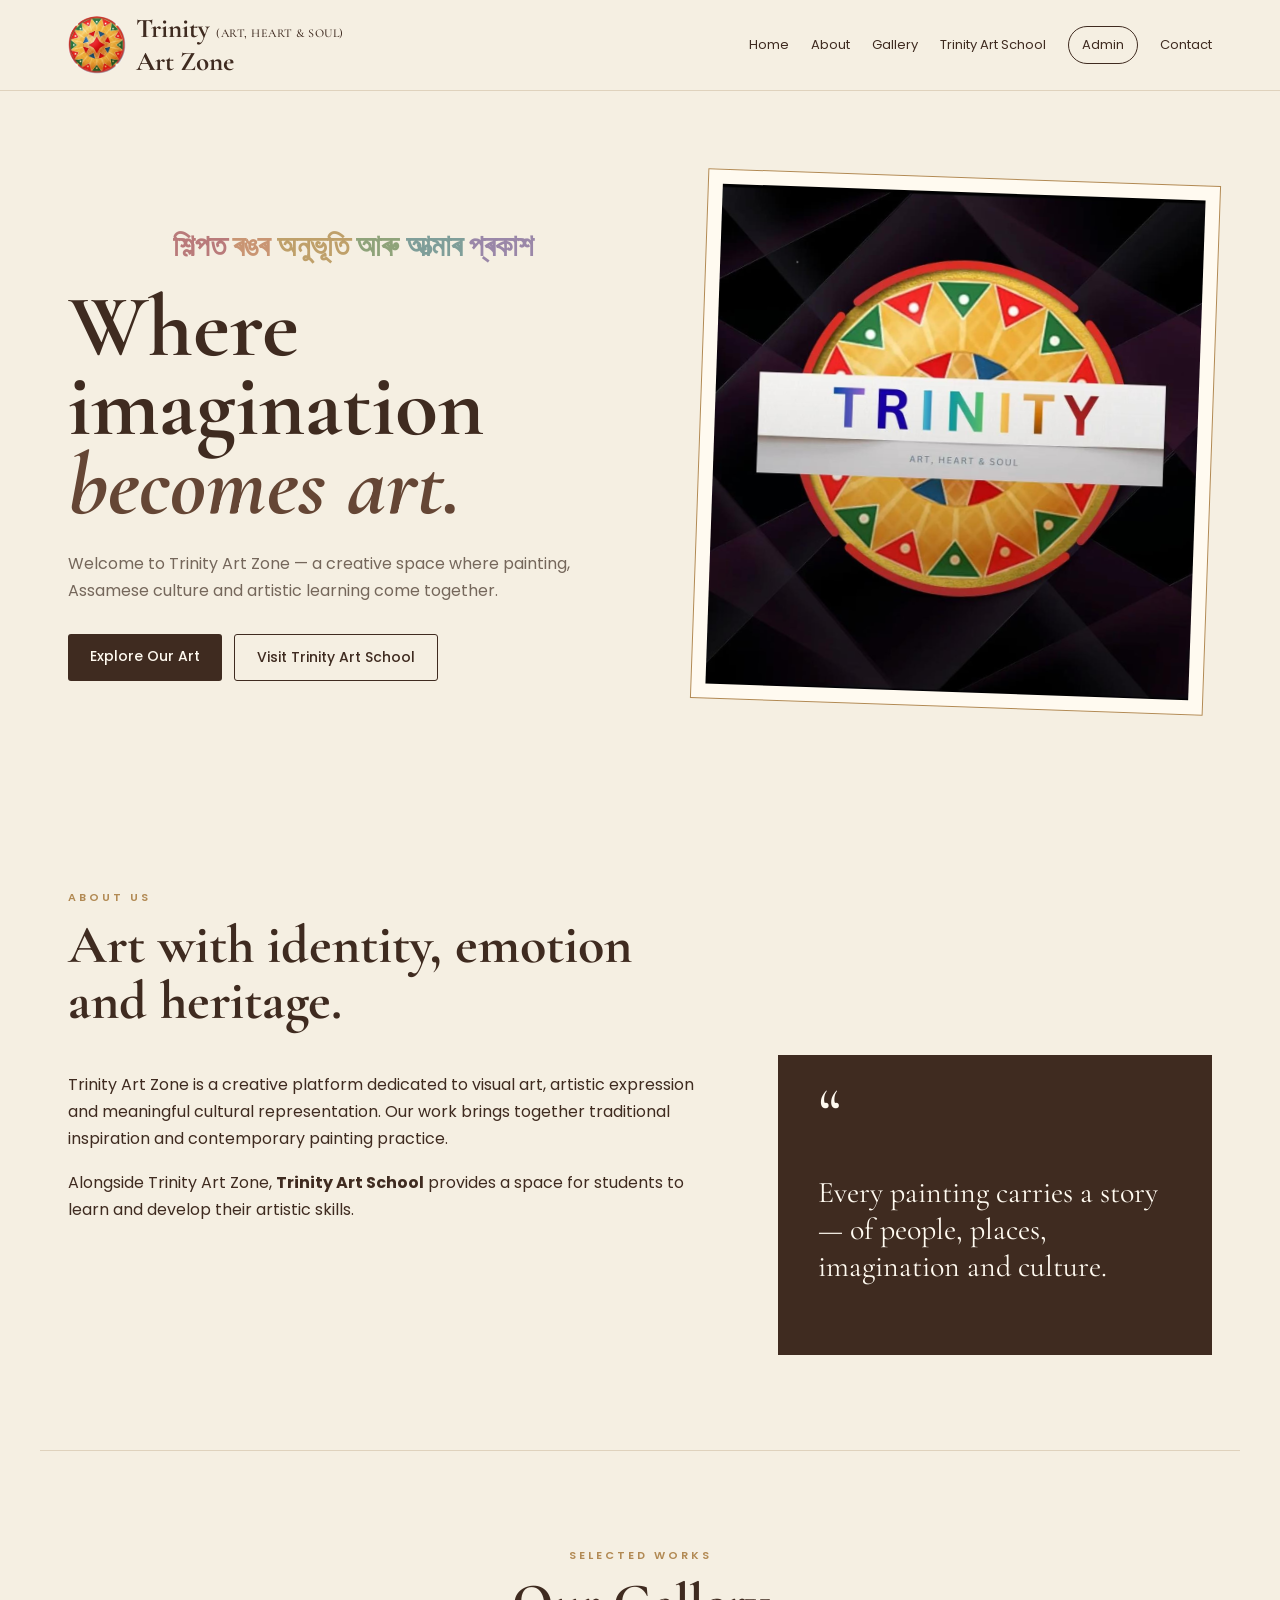
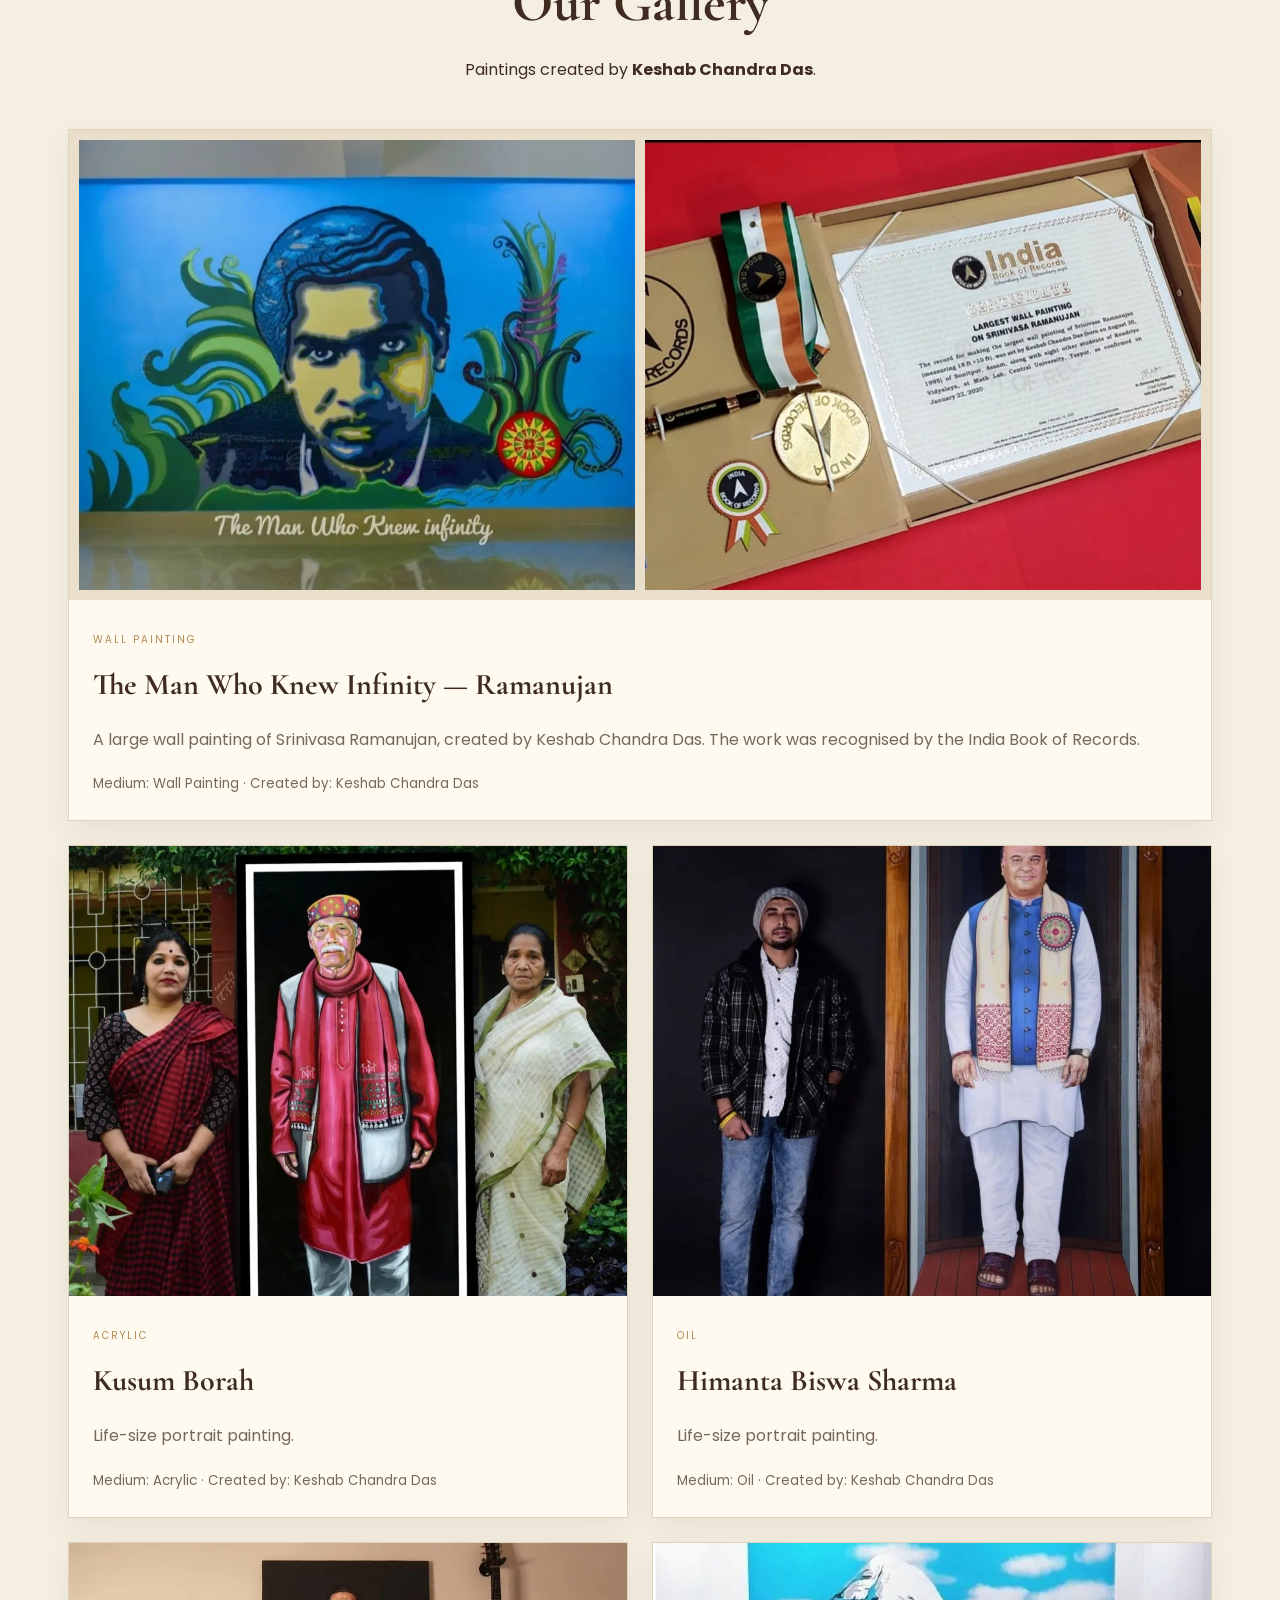
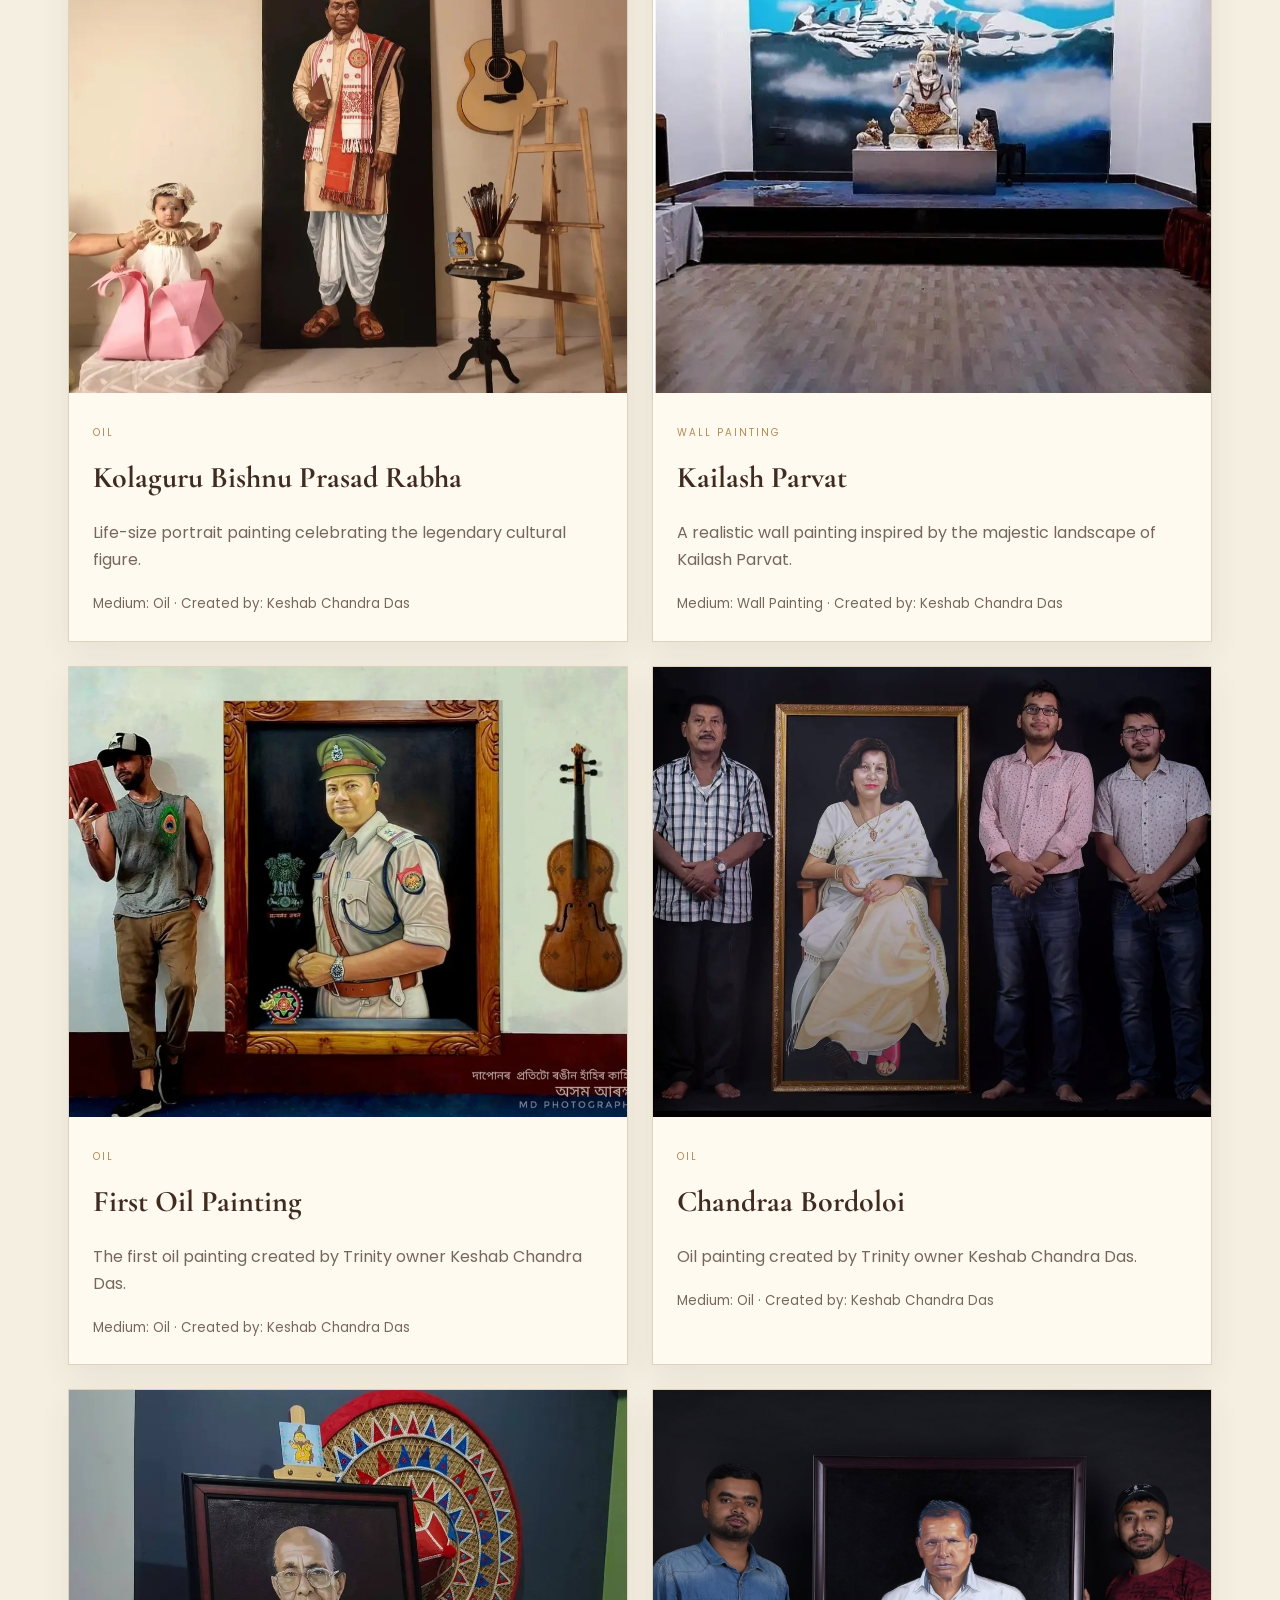
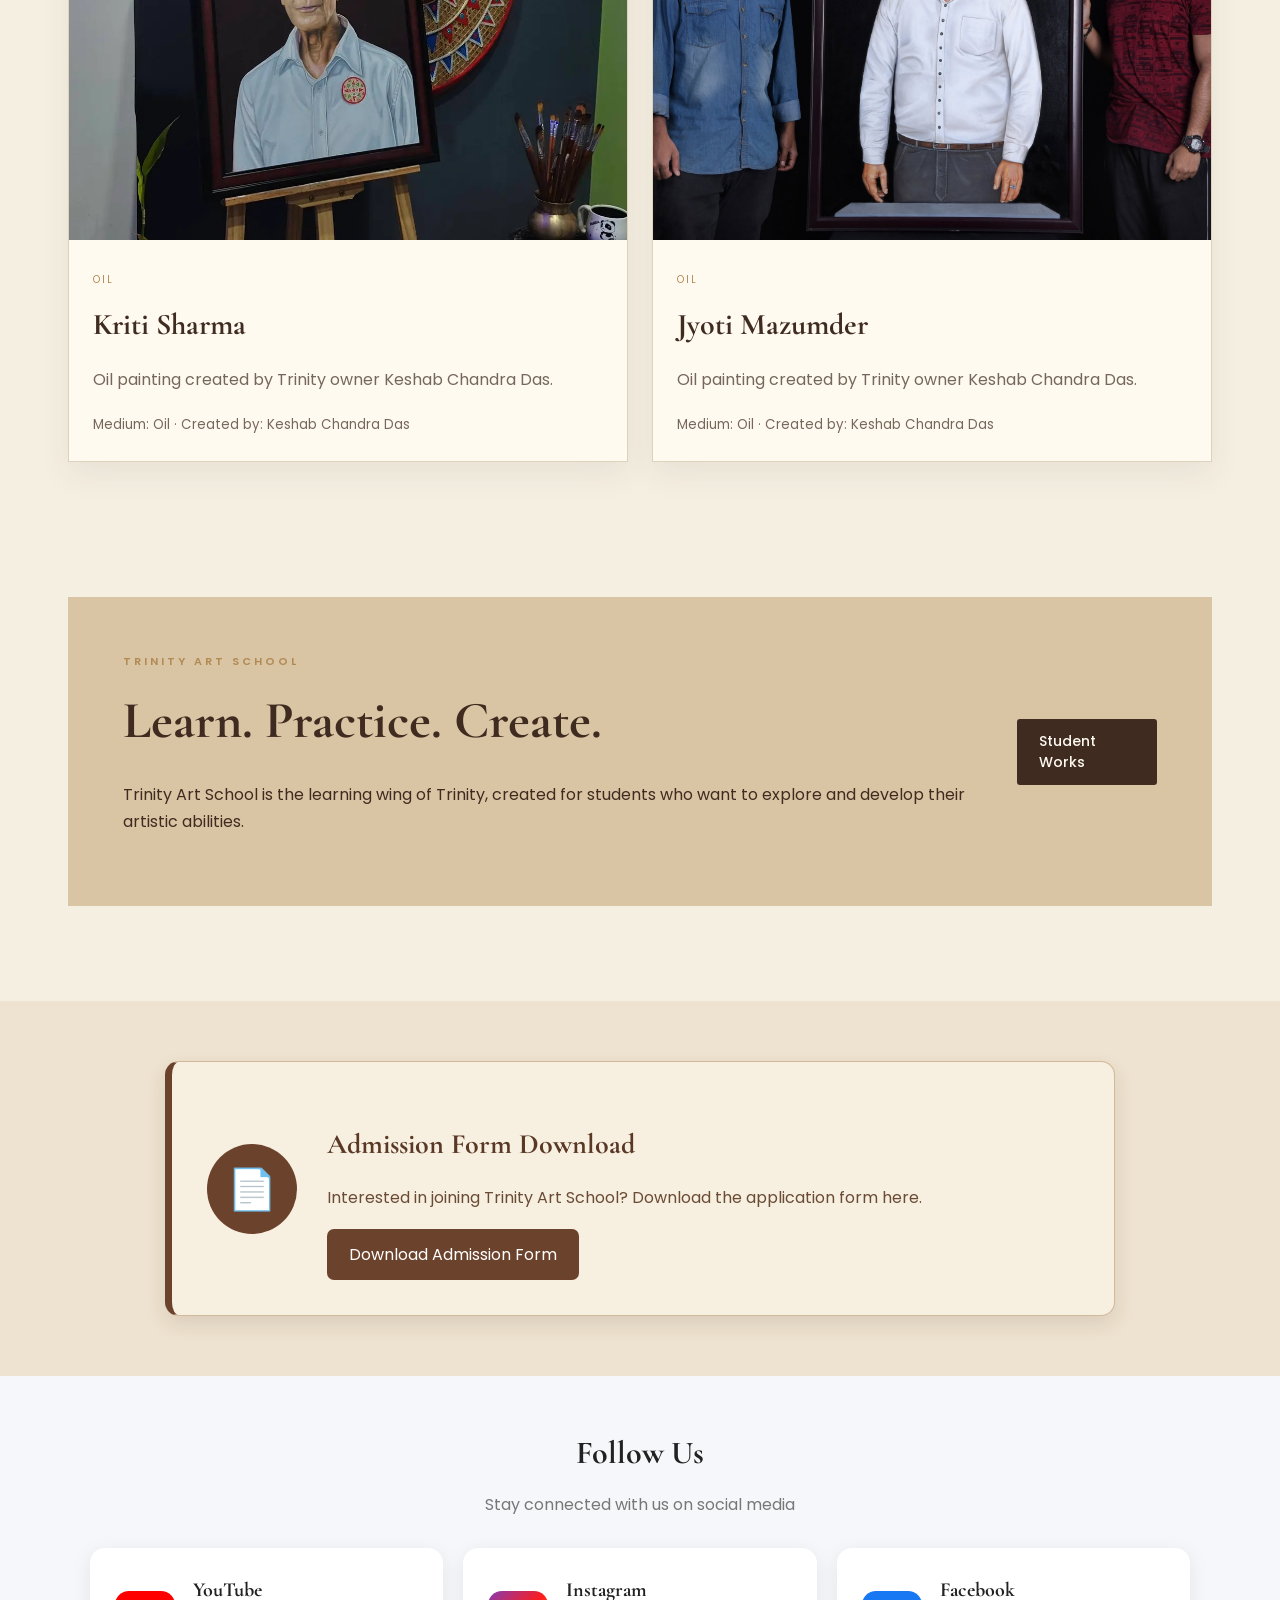
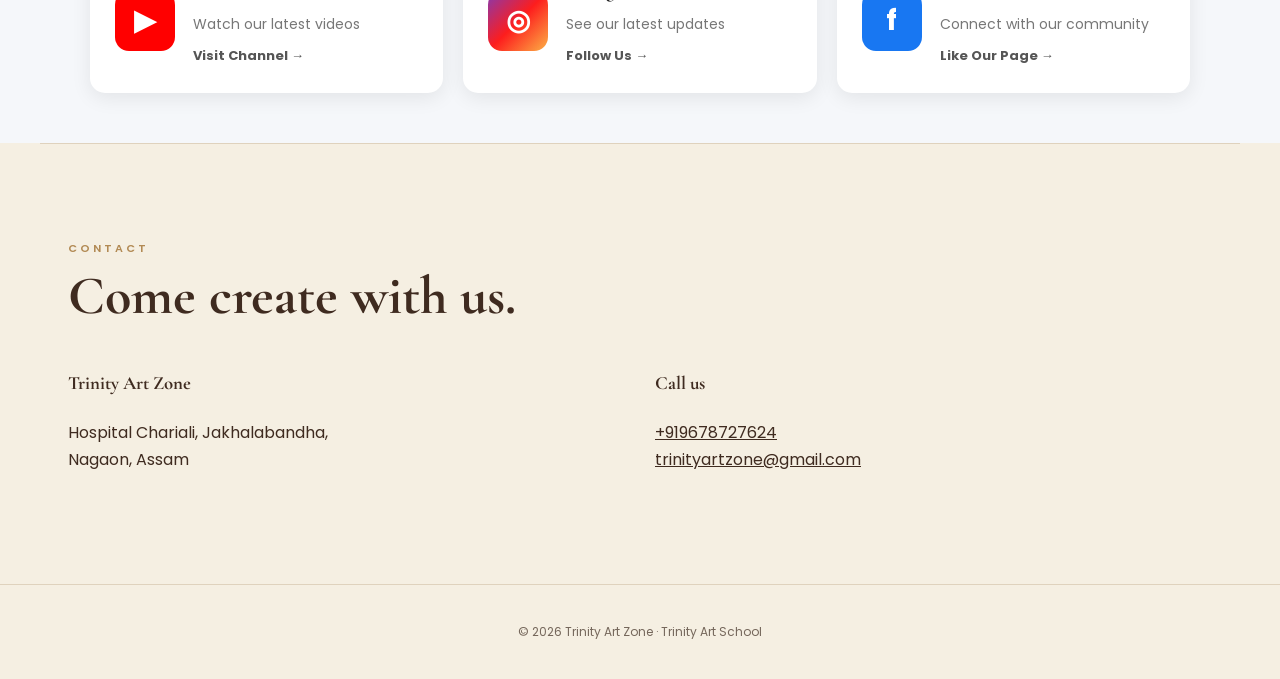
<file: index.html>
<!DOCTYPE html>
<html lang="en">
<head>
    <meta charset="UTF-8">
    <meta name="viewport" content="width=device-width, initial-scale=1.0">
    <meta name="description" content="Trinity Art Zone — art, culture, creativity and Trinity Art School.">
    <title>Trinity Art Zone | Art • Culture • Creativity</title>
    <link rel="preconnect" href="https://fonts.googleapis.com">
    <link rel="preconnect" href="https://fonts.gstatic.com" crossorigin>
    <link href="https://fonts.googleapis.com/css2?family=Cormorant+Garamond:wght@500;600;700&family=Poppins:wght@300;400;500;600&display=swap" rel="stylesheet">
    <link rel="stylesheet" href="styles.css">
  </head>
  <body>
  <header class="site-header">
    <div class="header-inner">
      <a class="brand" href="index.html" aria-label="Trinity Art Zone home">
        <img src="trinity logo.jpg" alt="Trinity Art Zone logo">
        <span><div class="name-line"><strong>Trinity</strong><small>(ART, HEART & SOUL)</small>
          </div>
          <strong>Art Zone</strong></span>
      </a>
      <button class="menu-toggle" type="button" aria-label="Open menu" aria-expanded="false">☰</button>
      <nav class="nav-links" aria-label="Main navigation">
        <a href="#home">Home</a><a href="#about">About</a><a href="#gallery">Gallery</a>
        <a href="#school">Trinity Art School</a>
        <a class="nav-admin" href="Admin.html">Admin</a><a href="#contact">Contact</a>
      </nav>
    </div>
  </header>

  <main>
  <section id="home" class="hero">
    <div class="hero-content">
     <p style="font-size:30px; font-weight:600; line-height:1.5; text-align:center; margin:20px 0; font-family:'Noto Serif Bengali', serif;">
  <span style="color:#B97A7A;">শিল্পত</span>
  <span style="color:#C99573;">ৰঙৰ</span>
  <span style="color:#BFA06A;">অনুভূতি</span>
  <span style="color:#8FA37A;">আৰু</span>
  <span style="color:#7F9E99;">আত্মাৰ</span>
  <span style="color:#9A87A8;">প্ৰকাশ</span>
</p>
      <h1>Where imagination<br><em>becomes art.</em></h1>
      <p class="hero-text">Welcome to Trinity Art Zone — a creative space where painting, Assamese culture and artistic learning come together.</p>
      <div class="hero-actions">
        <a class="btn" href="#gallery">Explore Our Art</a>
        <a class="btn btn-outline" href="#school">Visit Trinity Art School</a>
      </div>
    </div>
    <div class="hero-art"><div class="hero-frame">
      <img src="first image.jpg" alt="Trinity Art Zone">
    </div></div>
  </section>

  <section id="about" class="section about-section">
    <div class="section-heading"><p class="eyebrow">ABOUT US</p><h2>Art with identity, emotion and heritage.</h2></div>
    <div class="about-grid">
      <div>
        <p>Trinity Art Zone is a creative platform dedicated to visual art, artistic expression and meaningful cultural representation. Our work brings together traditional inspiration and contemporary painting practice.</p>
        <p>Alongside Trinity Art Zone, <strong>Trinity Art School</strong> provides a space for students to learn and develop their artistic skills.</p>
      </div>
      <div class="quote-card"><span>“</span><p>Every painting carries a story — of people, places, imagination and culture.</p></div>
    </div>
  </section>

  <section id="gallery" class="section gallery-section">
    <div class="section-heading center"><p class="eyebrow">SELECTED WORKS</p><h2>Our Gallery</h2><p>Paintings created by <strong>Keshab Chandra Das</strong>.</p></div>
    <div class="gallery-grid">
      <article class="art-card art-wide">
        <div class="art-images two-images">
          <img src="painting1.jpg" alt="The Man Who Knew Infinity — Ramanujan wall painting">
          <img src="painting2.jpg" alt="India Book of Records certificate">
        </div>
        <div class="art-info"><span class="tag">WALL PAINTING</span><h3>The Man Who Knew Infinity — Ramanujan</h3>
        <p>A large wall painting of Srinivasa Ramanujan, created by Keshab Chandra Das. The work was recognised by the India Book of Records.</p>
        <small>Medium: Wall Painting · Created by: Keshab Chandra Das</small></div>
      </article>
      <article class="art-card"><img src="painting3.jpg" alt="Kusum Borah life-size painting"><div class="art-info"><span class="tag">ACRYLIC</span><h3>Kusum Borah</h3><p>Life-size portrait painting.</p><small>Medium: Acrylic · Created by: Keshab Chandra Das</small></div></article>
      <article class="art-card"><img src="painting4.jpg" alt="Himanta Biswa Sharma life-size painting"><div class="art-info"><span class="tag">OIL</span><h3>Himanta Biswa Sharma</h3><p>Life-size portrait painting.</p><small>Medium: Oil · Created by: Keshab Chandra Das</small></div></article>
      <article class="art-card"><img src="painting5.jpg" alt="Kolaguru Bishnu Prasad Rabha life-size painting"><div class="art-info"><span class="tag">OIL</span><h3>Kolaguru Bishnu Prasad Rabha</h3><p>Life-size portrait painting celebrating the legendary cultural figure.</p><small>Medium: Oil · Created by: Keshab Chandra Das</small></div></article>
      <article class="art-card"><img src="painting6.jpg" alt="Kailash Parvat realistic wall painting"><div class="art-info"><span class="tag">WALL PAINTING</span><h3>Kailash Parvat</h3><p>A realistic wall painting inspired by the majestic landscape of Kailash Parvat.</p><small>Medium: Wall Painting · Created by: Keshab Chandra Das</small></div></article>
      <article class="art-card"><img src="painting7.jpg" alt="First oil painting by Keshab Chandra Das"><div class="art-info"><span class="tag">OIL</span><h3>First Oil Painting</h3><p>The first oil painting created by Trinity owner Keshab Chandra Das.</p><small>Medium: Oil · Created by: Keshab Chandra Das</small></div></article>
      <article class="art-card"><img src="painting8.jpg" alt="Realistic oil painting of Chandraa Bordoloi"><div class="art-info"><span class="tag">OIL</span><h3>Chandraa Bordoloi</h3><p>Oil painting created by Trinity owner Keshab Chandra Das.</p><small>Medium: Oil · Created by: Keshab Chandra Das</small></div></article>
      <article class="art-card"><img src="painting9.jpg" alt="Oil painting of Kriti Sharma"><div class="art-info"><span class="tag">OIL</span><h3>Kriti Sharma</h3><p>Oil painting created by Trinity owner Keshab Chandra Das.</p><small>Medium: Oil · Created by: Keshab Chandra Das</small></div></article>
      <article class="art-card"><img src="painting10.jpg" alt="Oil painting "><div class="art-info"><span class="tag">OIL</span><h3>Jyoti Mazumder</h3><p>Oil painting created by Trinity owner Keshab Chandra Das.</p><small>Medium: Oil · Created by: Keshab Chandra Das</small></div></article>

    </div>
  </section>

  <section id="school" class="section school-section"><div class="school-box">
    <div><p class="eyebrow">TRINITY ART SCHOOL</p><h2>Learn. Practice. Create.</h2>
    <p>Trinity Art School is the learning wing of Trinity, created for students who want to explore and develop their artistic abilities.</p></div>
    <a class="btn" href="gallery.html">Student Works</a>
  </div></section>

          
<!-- ================================
     ADMISSION FORM DOWNLOAD
================================ -->

<section class="admission-download" id="admission">

  <div class="admission-box">

    <div class="admission-icon">
      📄
    </div>

    <div class="admission-content">

      <h2>Admission Form Download</h2>

      <p>
        Interested in joining Trinity Art School?
        Download the application form here.
      </p>

      <a href="admission.html" class="admission-btn">
        Download Admission Form
      </a>

    </div>

  </div>

</section>
      
      <!-- Social Media Section -->
<section class="social-section">

    <div class="social-container">

        <div class="social-title">
            <h2>Follow Us</h2>
            <p>Stay connected with us on social media</p>
        </div>

        <div class="social-boxes">

            <!-- YouTube -->
            <a href="https://www.youtube.com/@TrinityArtZone"
               target="_blank"
               class="social-box"
               data-platform="YouTube">

                <div class="social-icon youtube">
                    ▶
                </div>

                <div class="social-content">
                    <h3>YouTube</h3>
                    <p>Watch our latest videos</p>
                    <span>Visit Channel →</span>
                </div>

            </a>


            <!-- Instagram -->
            <a href="https://www.instagram.com/trinityartzone?stkn=MWNycXJ3NWFwcTVhcQ=="
               target="_blank"
               class="social-box"
               data-platform="Instagram">

                <div class="social-icon instagram">
                    ◎
                </div>

                <div class="social-content">
                    <h3>Instagram</h3>
                    <p>See our latest updates</p>
                    <span>Follow Us →</span>
                </div>

            </a>


            <!-- Facebook -->
            <a href="https://www.facebook.com/profile.php?id=61594474250439"
               target="_blank"
               class="social-box"
               data-platform="Facebook">

                <div class="social-icon facebook">
                    f
                </div>

                <div class="social-content">
                    <h3>Facebook</h3>
                    <p>Connect with our community</p>
                    <span>Like Our Page →</span>
                </div>

            </a>

        </div>

    </div>

</section>
  <section id="contact" class="section contact-section"><div class="section-heading"><p class="eyebrow">CONTACT</p><h2>Come create with us.</h2></div>
    <div class="contact-grid">
      <div><h3>Trinity Art Zone</h3><p>Hospital Chariali, Jakhalabandha,<br>Nagaon, Assam</p></div>
      <div><h3>Call us</h3><p><a href="tel:+919678727624">+919678727624</a><br><a href="mailto:trinityartzone@gmail.com">trinityartzone@gmail.com</a></p></div>
    </div>
  </section>
  </main>
  <footer><p>© <span id="year"></span> Trinity Art Zone · Trinity Art School</p></footer>
     <script src="script.js"></script>
  </body>
  </html>
</file>
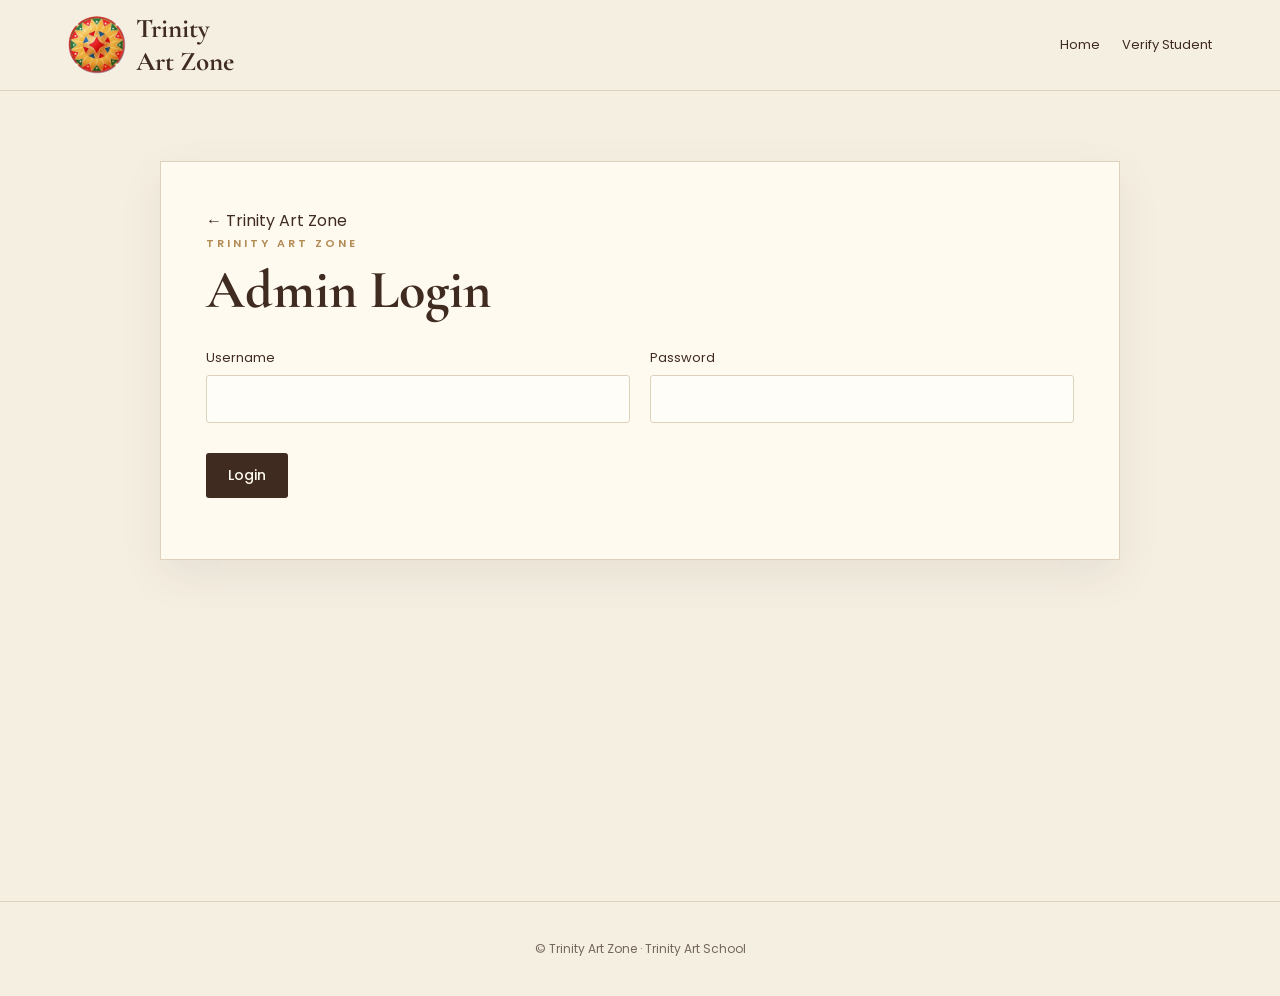
<file: Admin.html>
<!DOCTYPE html>
<html lang="en">
<head>
  <meta charset="UTF-8">
  <meta name="viewport" content="width=device-width, initial-scale=1.0">

  <title>Admin | Trinity Art Zone</title>

  <link rel="preconnect" href="https://fonts.googleapis.com">
  <link rel="preconnect" href="https://fonts.gstatic.com" crossorigin>

  <link href="https://fonts.googleapis.com/css2?family=Cormorant+Garamond:wght@500;600;700&family=Poppins:wght@300;400;500;600&display=swap" rel="stylesheet">

  <link rel="stylesheet" href="styles.css">
</head>

<body>

<header class="site-header">
  <div class="header-inner">

    <a class="brand" href="index.html">
      <img src="trinity logo.jpg" alt="Trinity logo">
      <span>
        <strong>Trinity</strong>
        <strong>Art Zone</strong>
      </span>
    </a>

    <button class="menu-toggle" type="button"
      aria-label="Open menu"
      aria-expanded="false">
      ☰
    </button>

    <nav class="nav-links">
      <a href="index.html">Home</a>
      <a href="verify.html">Verify Student</a>
    </nav>

  </div>
</header>


<main class="portal">

  <div class="portal-card">

    <a class="back" href="index.html">
      ← Trinity Art Zone
    </a>

    <section id="loginBox">

      <p class="eyebrow">TRINITY ART ZONE</p>

      <h1>Admin Login</h1>

      <form id="adminLoginForm">

        <div class="form-grid">

          <label>
            Username
            <input
              id="adminUser"
              type="text"
              autocomplete="username"
              required
            >
          </label>

          <label>
            Password
            <input
              id="adminPass"
              type="password"
              autocomplete="current-password"
              required
            >
          </label>

        </div>

        <button class="btn" type="submit">
          Login
        </button>

      </form>

      <p id="loginMessage"
         class="message"
         aria-live="polite">
      </p>

    </section>

  </div>

</main>


<footer>
  <p>
    © <span id="year"></span>
    Trinity Art Zone · Trinity Art School
  </p>
</footer>


<script src="admin.js"></script>

</body>
</html>
</file>
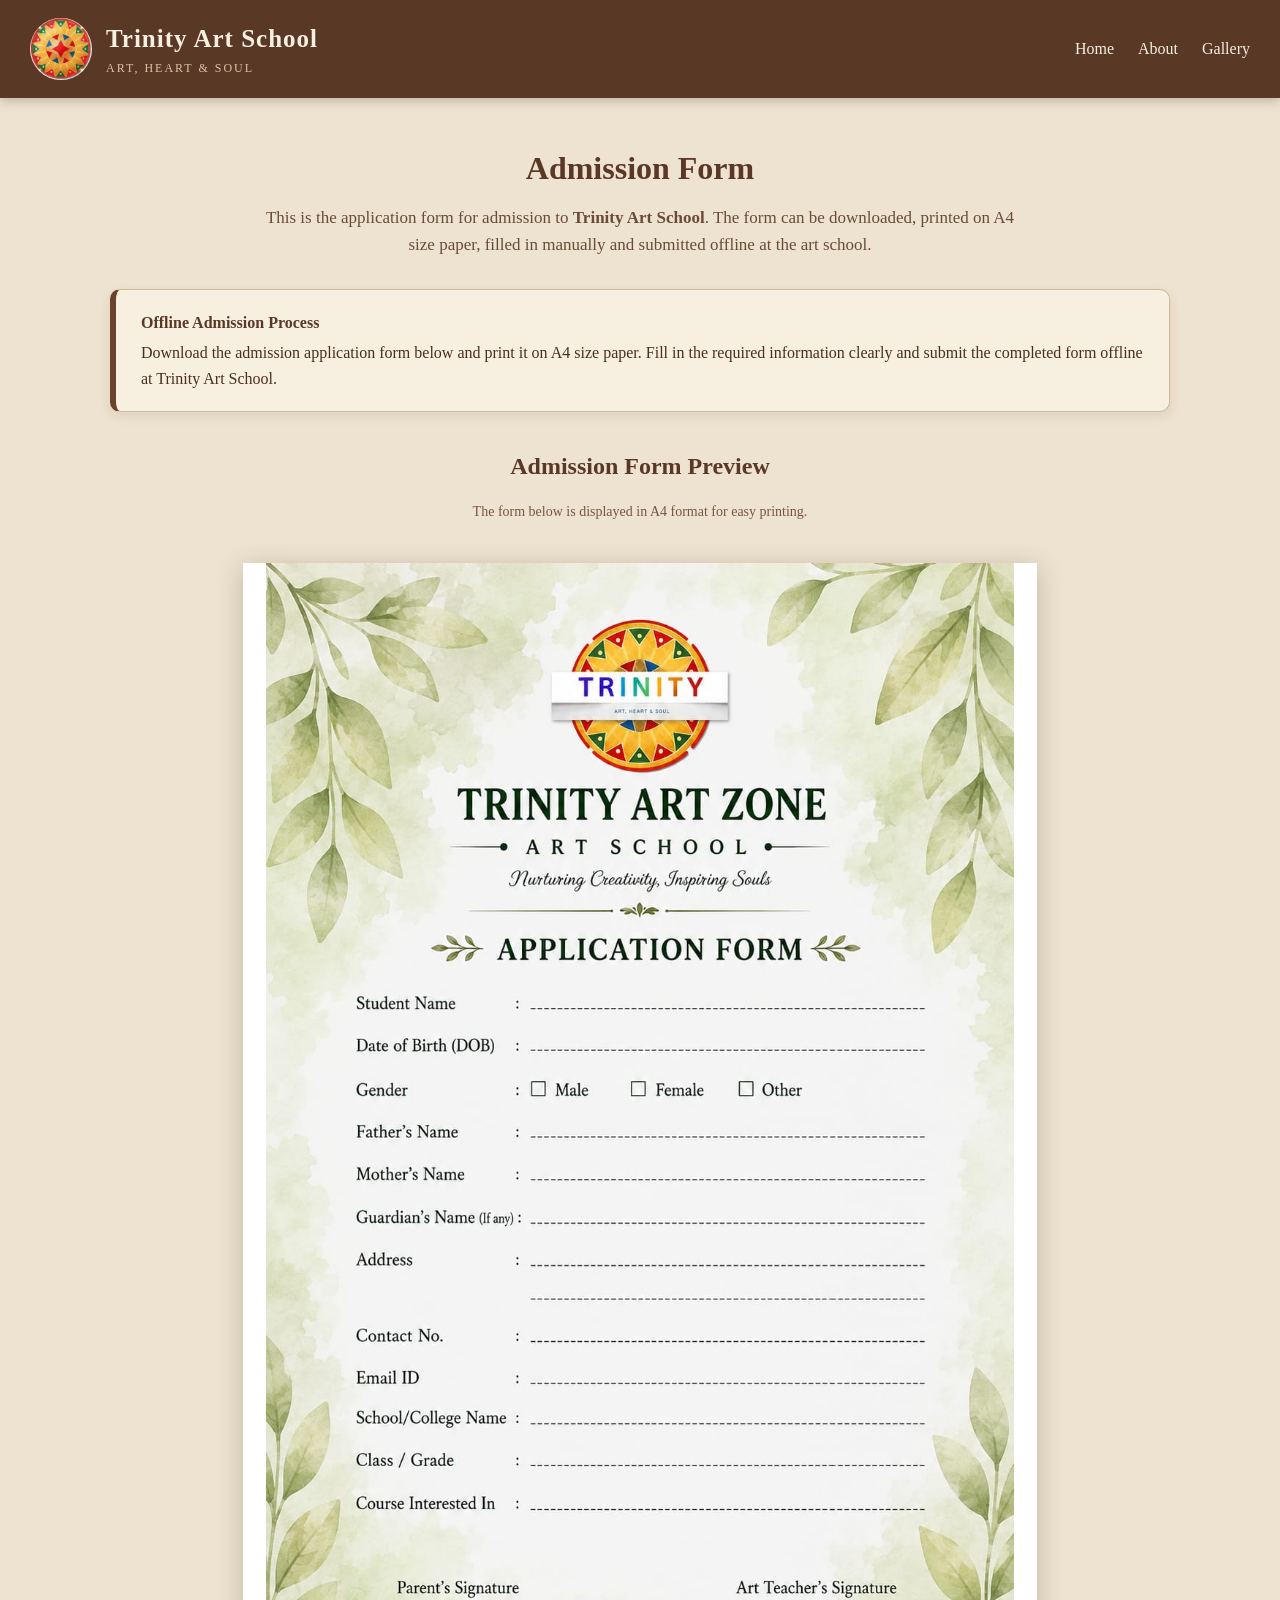
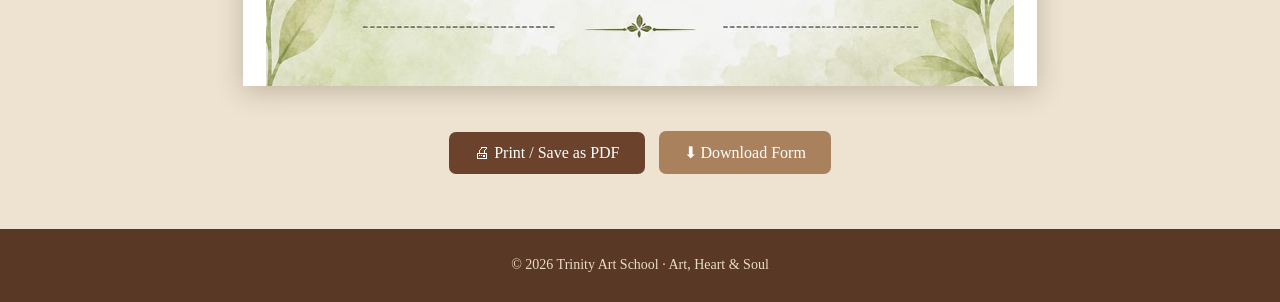
<file: admission.html>
<!DOCTYPE html>
<html lang="en">
<head>
  <meta charset="UTF-8">
  <meta name="viewport" content="width=device-width, initial-scale=1.0">

  <title>Admission Form | Trinity Art School</title>

  <style>

    * {
      box-sizing: border-box;
      margin: 0;
      padding: 0;
    }

    body {
      font-family: Georgia, "Times New Roman", serif;
      background: #eee3d0;
      color: #4a2f20;
      line-height: 1.6;
    }


    /* =========================
       HEADER
    ========================= */

    header {
      background: #5a3826;
      color: #f7efdf;
      padding: 18px 30px;

      display: flex;
      align-items: center;
      justify-content: space-between;

      box-shadow: 0 3px 10px rgba(60, 35, 20, 0.25);
    }


    .brand {
      display: flex;
      align-items: center;
      gap: 14px;
    }


    .brand img {
      width: 62px;
      height: 62px;

      border-radius: 50%;
      object-fit: cover;

      background: #eee3d0;
    }


    .brand-text h1 {
      font-size: 25px;
      letter-spacing: 1px;
    }


    .brand-text small {
      display: block;

      font-size: 12px;
      letter-spacing: 2px;

      color: #dbc4a8;
    }


    /* NAVIGATION */

    nav a {
      color: #f7efdf;
      text-decoration: none;

      margin-left: 20px;

      font-size: 16px;

      transition: 0.3s;
    }


    nav a:hover {
      color: #d6b58a;
    }


    /* =========================
       MAIN CONTAINER
    ========================= */

    .container {
      max-width: 1100px;

      margin: 45px auto;

      padding: 0 20px;
    }


    /* =========================
       INTRODUCTION
    ========================= */

    .intro {
      text-align: center;

      margin-bottom: 30px;
    }


    .intro h2 {
      font-size: 32px;

      color: #5a3826;

      margin-bottom: 10px;
    }


    .intro p {
      max-width: 760px;

      margin: auto;

      color: #6a4b36;

      font-size: 17px;
    }


    /* =========================
       INFORMATION BOX
    ========================= */

    .info-box {
      background: #f7efdf;

      border: 1px solid #d1b99a;

      border-left: 6px solid #6b422c;

      border-radius: 10px;

      padding: 20px 25px;

      margin-bottom: 35px;

      box-shadow:
        0 4px 12px rgba(75, 45, 25, 0.10);
    }


    .info-box strong {
      color: #5a3826;
    }


    .info-box p {
      margin-top: 5px;
    }


    /* =========================
       FORM PREVIEW
    ========================= */

    .form-section {
      text-align: center;
    }


    .form-section h3 {
      color: #5a3826;

      font-size: 24px;

      margin-bottom: 15px;
    }


    .preview-text {
      color: #765640;

      font-size: 14px;

      margin-bottom: 20px;
    }


    /* =========================
       A4 AREA
    ========================= */

    .a4-wrapper {
      width: 100%;

      overflow-x: auto;

      padding: 20px 0 30px;
    }


    /*
      A4 proportion:
      210mm × 297mm
    */

    .a4-paper {
      width: 794px;

      min-height: 1123px;

      background: white;

      margin: 0 auto;

      padding: 0;

      display: flex;

      align-items: center;

      justify-content: center;

      box-shadow:
        0 5px 25px rgba(60, 40, 25, 0.25);
    }


    /* =========================
       ADMISSION FORM IMAGE
    ========================= */

    .admission-form-image {
      width: 100%;

      height: auto;

      max-height: 1123px;

      object-fit: contain;

      display: block;
    }


    /* =========================
       BUTTONS
    ========================= */

    .actions {
      text-align: center;

      margin: 10px 0 50px;
    }


    .btn {
      display: inline-block;

      border: none;

      padding: 12px 25px;

      margin: 5px;

      border-radius: 7px;

      background: #6b422c;

      color: white;

      font-size: 16px;

      cursor: pointer;

      text-decoration: none;

      font-family: Georgia, "Times New Roman", serif;

      transition: 0.3s;
    }


    .btn:hover {
      background: #4e2f20;

      transform: translateY(-2px);
    }


    .btn.secondary {
      background: #a9825d;
    }


    .btn.secondary:hover {
      background: #886847;
    }


    /* =========================
       FOOTER
    ========================= */

    footer {
      background: #5a3826;

      color: #eadbc7;

      text-align: center;

      padding: 25px 15px;

      margin-top: 40px;

      font-size: 14px;
    }


    /* =========================
       MOBILE
    ========================= */

    @media (max-width: 850px) {

      header {
        flex-direction: column;

        gap: 15px;

        text-align: center;
      }


      nav a {
        margin: 0 8px;

        font-size: 14px;
      }


      .a4-wrapper {
        overflow-x: auto;

        padding-left: 10px;

        padding-right: 10px;
      }

    }


    @media (max-width: 600px) {

      .intro h2 {
        font-size: 27px;
      }


      .intro p {
        font-size: 15px;
      }


      .info-box {
        padding: 18px;
      }


      /*
        Make the A4 preview fit smaller screens
      */

      .a4-paper {
        width: 100%;

        min-height: auto;

        box-shadow:
          0 3px 15px rgba(60, 40, 25, 0.20);
      }


      .admission-form-image {
        width: 100%;

        height: auto;
      }


      .btn {
        width: 90%;

        max-width: 300px;
      }

    }


    /* =========================
       PRINT
    ========================= */

    @media print {

      body {
        background: white;
      }


      header,
      .intro,
      .info-box,
      .form-section h3,
      .preview-text,
      .actions,
      footer {
        display: none !important;
      }


      .container {
        width: 100%;

        max-width: none;

        margin: 0;

        padding: 0;
      }


      .a4-wrapper {
        padding: 0;

        margin: 0;

        overflow: visible;
      }


      .a4-paper {
        width: 210mm;

        height: 297mm;

        min-height: 297mm;

        margin: 0;

        padding: 0;

        box-shadow: none;

        display: block;
      }


      .admission-form-image {
        width: 210mm;

        height: 297mm;

        object-fit: contain;

        display: block;
      }


      @page {
        size: A4;

        margin: 0;
      }

    }

  </style>
</head>


<body>


  <!-- =========================
       HEADER
  ========================= -->

  <header>

    <div class="brand">

      <!-- Change logo.png if your logo has another filename -->

      <img
        src="trinity logo.jpg"
        alt="Trinity Art School Logo"
      >

      <div class="brand-text">

        <h1>Trinity Art School</h1>

        <small>ART, HEART &amp; SOUL</small>

      </div>

    </div>


    <nav>

      <a href="index.html">Home</a>

      <a href="index.html#about">About</a>

      <a href="index.html#gallery">Gallery</a>


    </nav>

  </header>



  <!-- =========================
       MAIN CONTENT
  ========================= -->

  <main class="container">


    <!-- INTRO -->

    <section class="intro">

      <h2>Admission Form</h2>

      <p>
        This is the application form for admission to
        <strong>Trinity Art School</strong>.
        The form can be downloaded, printed on A4 size paper,
        filled in manually and submitted offline at the art school.
      </p>

    </section>



    <!-- INFORMATION -->

    <div class="info-box">

      <strong>Offline Admission Process</strong>

      <p>
        Download the admission application form below and print it
        on A4 size paper. Fill in the required information clearly
        and submit the completed form offline at Trinity Art School.
      </p>

    </div>



    <!-- FORM -->

    <section class="form-section">

      <h3>Admission Form Preview</h3>

      <p class="preview-text">
        The form below is displayed in A4 format for easy printing.
      </p>


      <div class="a4-wrapper">

        <div class="a4-paper">

          <!--
            YOUR EXISTING ADMISSION FORM IMAGE

            Keep admission-form.jpg in the same folder
            as this HTML file.
          -->

          <img
            src="admission form.jpg"
            alt="Trinity Art School Admission Application Form"
            class="admission-form-image"
            id="admissionFormImage"
          >

        </div>

      </div>



      <!-- BUTTONS -->

      <div class="actions">

        <button
          type="button"
          class="btn"
          onclick="printAdmissionForm()"
        >
          🖨 Print / Save as PDF
        </button>


        <button
          type="button"
          class="btn secondary"
          onclick="downloadAdmissionForm()"
        >
          ⬇ Download Form
        </button>

      </div>

    </section>

  </main>



  <!-- =========================
       FOOTER
  ========================= -->

  <footer>

    © 2026 Trinity Art School · Art, Heart &amp; Soul

  </footer>



  <!-- YOUR EXISTING JAVASCRIPT -->

  <script src="admission.js"></script>

</body>
</html>
</file>
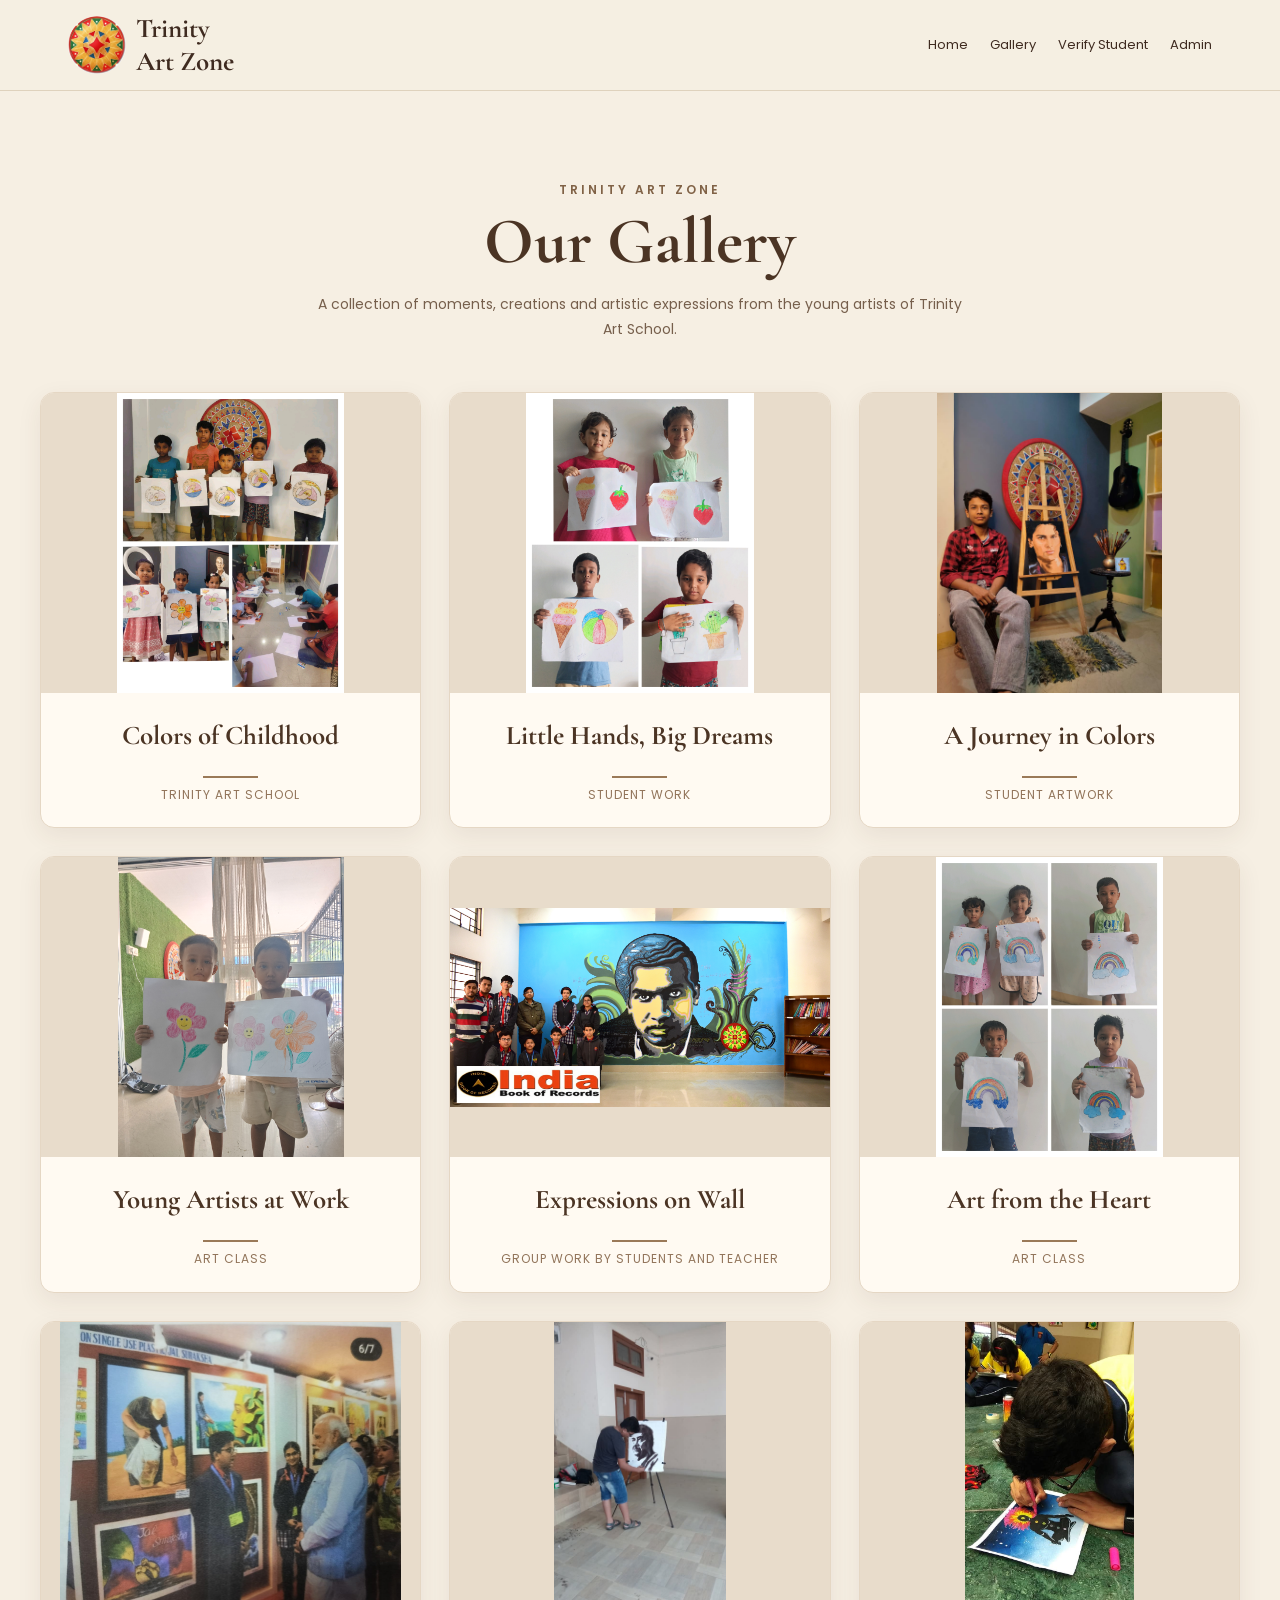
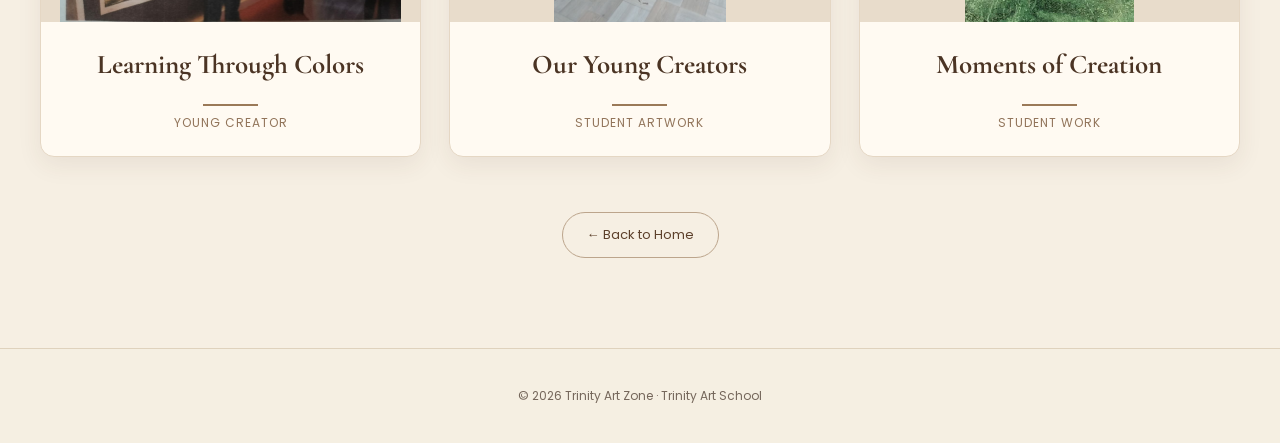
<file: gallery.html>
<!DOCTYPE html>
<html lang="en">
<head>
  <meta charset="UTF-8">
  <meta name="viewport" content="width=device-width, initial-scale=1.0">

  <title>Gallery | Trinity Art Zone</title>

  <!-- Google Fonts -->
  <link rel="preconnect" href="https://fonts.googleapis.com">
  <link rel="preconnect" href="https://fonts.gstatic.com" crossorigin>

  <link href="https://fonts.googleapis.com/css2?family=Cormorant+Garamond:wght@500;600;700&family=Poppins:wght@300;400;500;600&display=swap" rel="stylesheet">

  <!-- Main Website CSS -->
  <link rel="stylesheet" href="styles.css">

  <style>
    /* =====================================
       TRINITY ART ZONE - GALLERY
       ===================================== */

    .gallery-page {
      padding: 70px 20px 90px;
      background: #f6efe3;
      min-height: 75vh;
    }

    .gallery-container {
      max-width: 1200px;
      margin: 0 auto;
    }

    .gallery-heading {
      text-align: center;
      margin-bottom: 50px;
    }

    .gallery-heading .eyebrow {
      color: #806246;
      font-size: 12px;
      font-weight: 600;
      letter-spacing: 3px;
      margin-bottom: 8px;
    }

    .gallery-heading h1 {
      font-family: "Cormorant Garamond", serif;
      color: #4b3424;
      font-size: clamp(42px, 6vw, 65px);
      margin: 0;
      line-height: 1;
    }

    .gallery-heading p {
      max-width: 650px;
      margin: 18px auto 0;
      color: #765f4c;
      font-size: 14px;
      line-height: 1.8;
    }


    /* Gallery Grid */

    .gallery-grid {
      display: grid;
      grid-template-columns: repeat(3, 1fr);
      gap: 28px;
    }


    /* Gallery Card */

    .gallery-card {
      background: #fffaf2;
      border: 1px solid #e5d7c4;
      border-radius: 14px;
      overflow: hidden;
      box-shadow: 0 8px 25px rgba(75, 52, 36, 0.08);
      transition: transform 0.3s ease, box-shadow 0.3s ease;
    }

    .gallery-card:hover {
      transform: translateY(-6px);
      box-shadow: 0 14px 35px rgba(75, 52, 36, 0.14);
    }


    /* Image */

    .gallery-image {
      width: 100%;
      height: 300px;
      overflow: hidden;
      background: #e8dccb;
    }

    .gallery-image img {
      width: 100%;
      height: 100%;
      display: block;
      object-fit: contain;
      transition: transform 0.5s ease;
    }

    .gallery-card:hover .gallery-image img {
      transform: scale(1.04);
    }


    /* Title */

    .gallery-info {
      padding: 20px 20px 22px;
      text-align: center;
    }

    .gallery-info h2 {
      margin: 0;
      color: #4b3424;
      font-family: "Cormorant Garamond", serif;
      font-size: 27px;
      font-weight: 700;
    }

    .gallery-info p {
      margin: 7px 0 0;
      color: #92755b;
      font-size: 12px;
      letter-spacing: 1px;
      text-transform: uppercase;
    }


    /* Decorative line */

    .gallery-line {
      width: 55px;
      height: 2px;
      background: #9a7958;
      margin: 17px auto 0;
    }


    /* Back link */

    .gallery-back {
      text-align: center;
      margin-top: 55px;
    }

    .gallery-back a {
      display: inline-block;
      color: #5d402b;
      text-decoration: none;
      border: 1px solid #bca58c;
      padding: 11px 24px;
      border-radius: 30px;
      font-size: 13px;
      transition: all 0.3s ease;
    }

    .gallery-back a:hover {
      background: #5d402b;
      color: #fffaf2;
      border-color: #5d402b;
    }


    /* =====================================
       RESPONSIVE
       ===================================== */

    @media (max-width: 900px) {

      .gallery-grid {
        grid-template-columns: repeat(2, 1fr);
      }

    }

    @media (max-width: 600px) {

      .gallery-page {
        padding: 50px 15px 70px;
      }

      .gallery-grid {
        grid-template-columns: 1fr;
        gap: 22px;
      }

      .gallery-image {
        height: 280px;
      }

      .gallery-heading {
        margin-bottom: 35px;
      }

    }
  </style>
</head>


<body>

  <!-- =====================================
       HEADER
       ===================================== -->

  <header class="site-header">

    <div class="header-inner">

      <a class="brand" href="index.html">

        <img src="trinity logo.jpg" alt="Trinity Art Zone logo">

        <span>
          <strong>Trinity</strong>
          <strong>Art Zone</strong>
        </span>

      </a>


      <button
        class="menu-toggle"
        type="button"
        aria-label="Open menu"
        aria-expanded="false">
        ☰
      </button>


      <nav class="nav-links">

        <a href="index.html">Home</a>

        <a href="gallery.html">Gallery</a>

        <a href="verify.html">Verify Student</a>

        <a href="Admin.html">Admin</a>

      </nav>

    </div>

  </header>



  <!-- =====================================
       GALLERY
       ===================================== -->

  <main class="gallery-page">

    <div class="gallery-container">


      <div class="gallery-heading">

        <p class="eyebrow">
          TRINITY ART ZONE
        </p>

        <h1>Our Gallery</h1>

        <p>
          A collection of moments, creations and artistic expressions
          from the young artists of Trinity Art School.
        </p>

      </div>



      <div class="gallery-grid">


        <!-- PHOTO 1 -->

        <article class="gallery-card">

          <div class="gallery-image">

            <img
              src="art3.jpg"
              alt="Colors of Childhood">

          </div>

          <div class="gallery-info">

            <h2>Colors of Childhood</h2>

            <div class="gallery-line"></div>

            <p>Trinity Art School</p>

          </div>

        </article>



        <!-- PHOTO 2 -->

        <article class="gallery-card">

          <div class="gallery-image">

            <img
              src="art1.jpg"
              alt="Little Hands, Big Dreams">

          </div>

          <div class="gallery-info">

            <h2>Little Hands, Big Dreams</h2>

            <div class="gallery-line"></div>

            <p>Student Work</p>

          </div>

        </article>



        <!-- PHOTO 3 -->

        <article class="gallery-card">

          <div class="gallery-image">

            <img
              src="art4.jpg"
              alt="A Journey in Colors">

          </div>

          <div class="gallery-info">

            <h2>A Journey in Colors</h2>

            <div class="gallery-line"></div>

            <p>Student Artwork</p>

          </div>

        </article>



        <!-- PHOTO 4 -->

        <article class="gallery-card">

          <div class="gallery-image">

            <img
              src="art2.jpg"
              alt="Young Artists at Work">

          </div>

          <div class="gallery-info">

            <h2>Young Artists at Work</h2>

            <div class="gallery-line"></div>

            <p>Art Class</p>

          </div>

        </article>



        <!-- PHOTO 5 -->

        <article class="gallery-card">

          <div class="gallery-image">

            <img
              src="art5.jpg"
              alt="Expressions on Canvas">

          </div>

          <div class="gallery-info">

            <h2>Expressions on Wall</h2>

            <div class="gallery-line"></div>

            <p>Group Work by Students and Teacher</p>

          </div>

        </article>



        <!-- PHOTO 6 -->

        <article class="gallery-card">

          <div class="gallery-image">

            <img
              src="art6.jpg"
              alt="Art from the Heart">

          </div>

          <div class="gallery-info">

            <h2>Art from the Heart</h2>

            <div class="gallery-line"></div>

            <p>Art Class</p>

          </div>

        </article>



        <!-- PHOTO 7 -->

        <article class="gallery-card">

          <div class="gallery-image">

            <img
              src="art7.jpg"
              alt="Learning Through Colors">

          </div>

          <div class="gallery-info">

            <h2>Learning Through Colors</h2>

            <div class="gallery-line"></div>

            <p>Young Creator</p>

          </div>

        </article>



        <!-- PHOTO 8 -->

        <article class="gallery-card">

          <div class="gallery-image">

            <img
              src="art8.jpg"
              alt="Our Young Creators">

          </div>

          <div class="gallery-info">

            <h2>Our Young Creators</h2>

            <div class="gallery-line"></div>

            <p>Student Artwork</p>

          </div>

        </article>



        <!-- PHOTO 9 -->

        <article class="gallery-card">

          <div class="gallery-image">

            <img
              src="art9.jpg"
              alt="Moments of Creation">

          </div>

          <div class="gallery-info">

            <h2>Moments of Creation</h2>

            <div class="gallery-line"></div>

            <p>Student Work</p>

          </div>

        </article>


      </div>



      <div class="gallery-back">

        <a href="index.html">
          ← Back to Home
        </a>

      </div>

    </div>

  </main>



  <!-- =====================================
       FOOTER
       ===================================== -->

  <footer>

    <p>
      © <span id="year"></span>
      Trinity Art Zone · Trinity Art School
    </p>

  </footer>


  <!-- Existing website JavaScript -->
  <script src="script.js"></script>

</body>
</html>
</file>
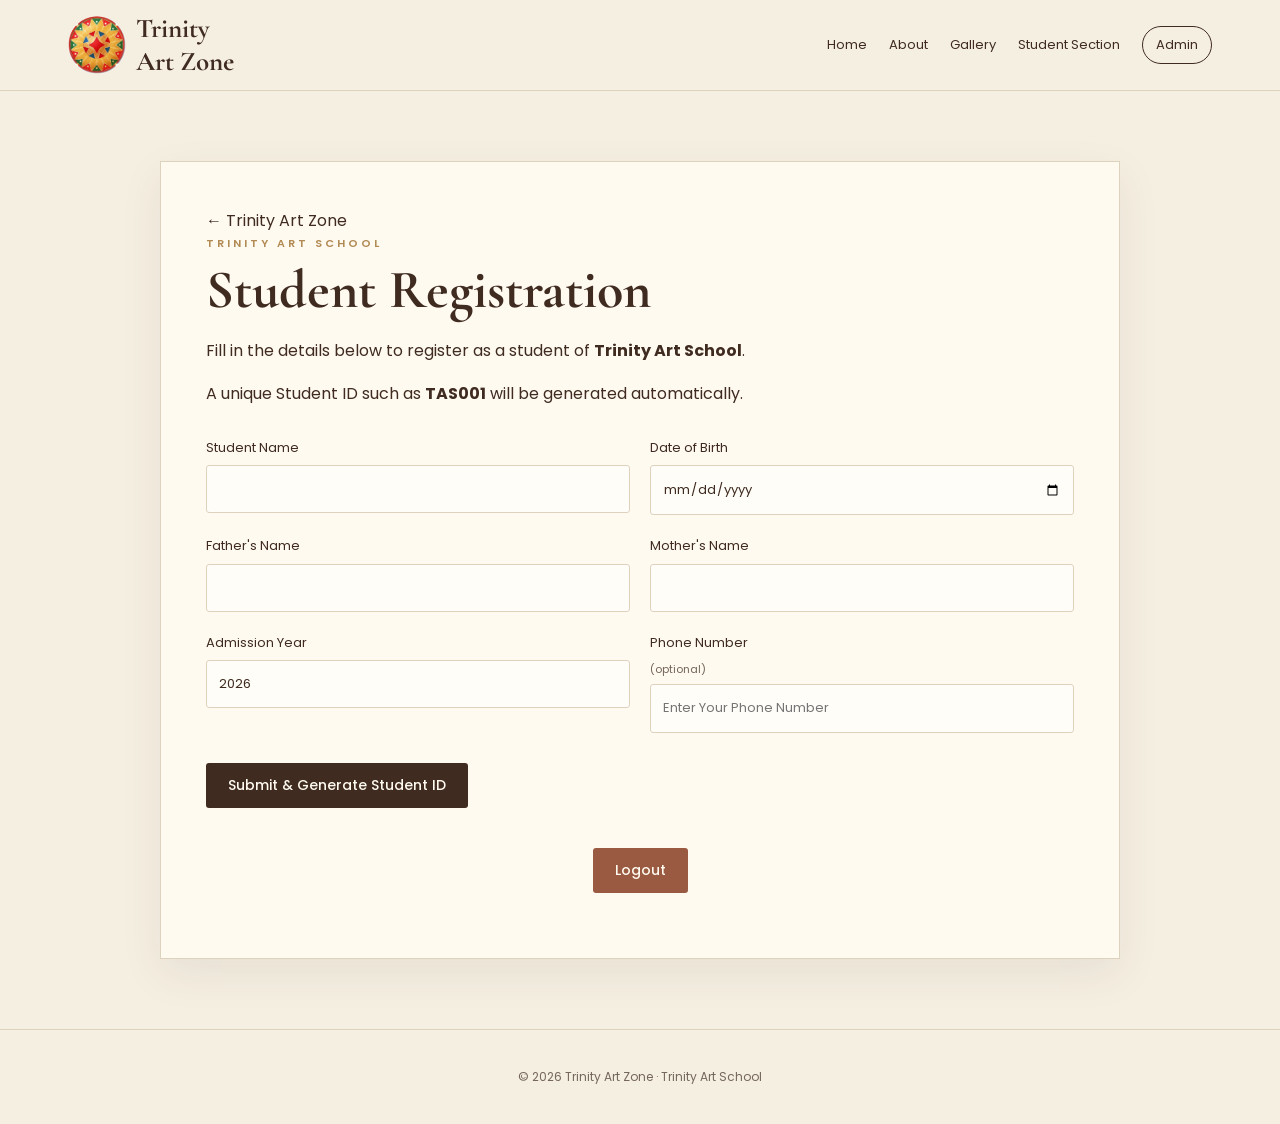
<file: student.html>
<!DOCTYPE html>
<html lang="en">
<head>
  <meta charset="UTF-8"><meta name="viewport" content="width=device-width,initial-scale=1.0">
  <meta name="description" content="Trinity Art School student registration">
  <title>Student Registration | Trinity Art Zone</title>
  <link rel="preconnect" href="https://fonts.googleapis.com"><link rel="preconnect" href="https://fonts.gstatic.com" crossorigin>
  <link href="https://fonts.googleapis.com/css2?family=Cormorant+Garamond:wght@500;600;700&family=Poppins:wght@300;400;500;600&display=swap" rel="stylesheet">
  <link rel="stylesheet" href="styles.css">
</head>
<body>
<header class="site-header"><div class="header-inner">
  <a class="brand" href="index.html"><img src="trinity logo.jpg" alt="Trinity Art Zone logo"><span><strong>Trinity</strong><strong>Art Zone</strong></span></a>
  <button class="menu-toggle" type="button" aria-label="Open menu" aria-expanded="false">☰</button>
  <nav class="nav-links"><a href="index.html">Home</a><a href="index.html#about">About</a><a href="index.html#gallery">Gallery</a><a href="student.html">Student Section</a><a class="nav-admin" href="admin.html">Admin</a></nav>
</div></header>
<main class="portal"><div class="portal-card">
  <a class="back" href="index.html">← Trinity Art Zone</a>
  <p class="eyebrow">TRINITY ART SCHOOL</p><h1>Student Registration</h1>
  <p>Fill in the details below to register as a student of <strong>Trinity Art School</strong>.</p>
  <p>A unique Student ID such as <strong>TAS001</strong> will be generated automatically.</p>
  <form id="studentForm" novalidate>
    <div class="form-grid">
      <label>Student Name<input type="text" name="name" maxlength="100" autocomplete="name" required></label>
      <label>Date of Birth<input type="date" name="dob" required></label>
      <label>Father's Name<input type="text" name="fatherName" maxlength="100" required></label>
      <label>Mother's Name<input type="text" name="motherName" maxlength="100" required></label>
      <label>Admission Year<input type="number" name="admissionYear" min="2000" max="2100" value="2026" required></label>
      <label>Phone Number <span class="field-note">(optional)</span><input type="tel" name="phone" placeholder="Enter Your Phone Number" maxlength="10"></label>
    </div>
    <button class="btn" id="submitStudentBtn" type="submit">Submit & Generate Student ID</button>
  </form>
  <div id="studentResult" class="result hidden" aria-live="polite"></div>
  <div class="logout-container">
    <button id="logoutAdmin" class="btn" type="button">Logout</button>
</div>
</div></main>
<footer><p>© <span id="year"></span> Trinity Art Zone · Trinity Art School</p></footer>
<script src="script.js"></script><script src="admin.js"></script>
</body>
</html>
</file>
<file: styles.css>
/* Trinity Art Zone — VS Code frontend */
:root{--cream:#f5efe2;--paper:#fffaf0;--brown:#3f2b20;--brown2:#654635;--gold:#b28a54;--line:#dfd2bd;--muted:#75675b;--danger:#9a5a42;--success:#4e7046}
*{box-sizing:border-box}html{scroll-behavior:smooth;scroll-padding-top:90px}body{margin:0;background:var(--cream);color:var(--brown);font-family:Poppins,Arial,sans-serif;line-height:1.7}img{max-width:100%}
.site-header{position:sticky;top:0;z-index:20;background:rgba(245,239,226,.96);border-bottom:1px solid var(--line);backdrop-filter:blur(10px)}
.header-inner{max-width:1200px;margin:auto;padding:12px 28px;display:flex;align-items:center;justify-content:space-between;position:relative}
.brand{display:flex;align-items:center;gap:10px;text-decoration:none;color:var(--brown)}.brand img{width:58px;height:58px;border-radius:50%;object-fit:cover;background:#e7ddca}.brand small,.brand strong{display:block;line-height:1}.brand small{font:500 18px 'Cormorant Garamond',serif}.brand strong{font:700 27px 'Cormorant Garamond',serif}
.nav-links{display:flex;gap:22px;align-items:center}.nav-links a{color:var(--brown);text-decoration:none;font-size:13px}.nav-links a:hover{color:var(--gold)}.nav-admin{border:1px solid var(--brown);padding:7px 13px;border-radius:20px}.menu-toggle{display:none;background:none;border:0;font-size:25px;color:var(--brown);cursor:pointer}
.hero{min-height:78vh;max-width:1200px;margin:auto;padding:80px 28px;display:grid;grid-template-columns:1fr .9fr;gap:60px;align-items:center}.eyebrow{letter-spacing:3px;font-size:11px;color:var(--gold);font-weight:600;margin:0 0 6px}.hero h1,h1,h2,h3{font-family:'Cormorant Garamond',serif}.hero h1{font-size:clamp(55px,7vw,88px);line-height:.9;margin:16px 0 25px}.hero h1 em{color:var(--brown2)}.hero-text{max-width:570px;color:var(--muted)}.hero-actions{display:flex;gap:12px;flex-wrap:wrap;margin-top:30px}.btn{display:inline-block;border:0;background:var(--brown);color:var(--paper);padding:12px 22px;border-radius:3px;text-decoration:none;cursor:pointer;font:500 14px Poppins,Arial,sans-serif;transition:.2s}.btn:hover{transform:translateY(-1px);opacity:.92}.btn:disabled{opacity:.55;cursor:not-allowed;transform:none}.btn-outline{background:transparent;color:var(--brown);border:1px solid var(--brown)}
.hero-frame{padding:14px;border:1px solid var(--gold);transform:rotate(2deg);background:var(--paper)}
.hero-frame img{display:block;width:100%;height:500px;object-fit:cover;background:#e7ddca}
.section{max-width:1200px;margin:auto;padding:95px 28px}.section-heading{max-width:650px}.section-heading h2{font-size:54px;line-height:1.05;margin:10px 0 25px}.center{text-align:center;margin:0 auto 45px}.about-grid{display:grid;grid-template-columns:1.2fr .8fr;gap:60px}.quote-card{background:var(--brown);color:var(--paper);padding:40px;font:30px 'Cormorant Garamond',serif}.quote-card span{font-size:70px;line-height:.5}
.gallery-section{border-top:1px solid var(--line)}.gallery-grid{display:grid;grid-template-columns:repeat(2,1fr);gap:24px}.art-card{background:var(--paper);border:1px solid var(--line);box-shadow:0 12px 30px rgba(63,43,32,.07);overflow:hidden}.art-card img{width:100%;height:450px;object-fit:cover;display:block;background:#e5dac5}.art-info{padding:24px}.art-info h3{font-size:30px;margin:8px 0}.art-info p,.art-info small{color:var(--muted)}.tag{font-size:10px;letter-spacing:2px;color:var(--gold)}.art-wide{grid-column:1/-1}.two-images{display:grid;grid-template-columns:1fr 1fr;gap:10px;padding:10px;background:#eadfcb}.two-images img{height:450px}
.school-section{padding-top:40px}.school-box{background:#d9c5a4;padding:55px;display:flex;justify-content:space-between;gap:30px;align-items:center}.school-box h2{font-size:52px;margin:0}.contact-section{border-top:1px solid var(--line)}.contact-grid{display:grid;grid-template-columns:1fr 1fr;gap:30px}.contact-grid a{color:var(--brown)}footer{padding:25px;text-align:center;border-top:1px solid var(--line);font-size:12px;color:var(--muted)}
.portal{min-height:90vh;padding:70px 20px;max-width:1000px;margin:auto}.portal-card{background:var(--paper);border:1px solid var(--line);padding:45px;box-shadow:0 15px 40px rgba(63,43,32,.08)}.portal-card h1{font-size:54px;line-height:1;margin:10px 0 20px}.back{color:var(--brown);text-decoration:none}.form-grid{display:grid;grid-template-columns:1fr 1fr;gap:20px;margin:30px 0}label{display:flex;flex-direction:column;gap:6px;font-size:13px}input{padding:12px;border:1px solid var(--line);background:#fffdf8;color:var(--brown);font:inherit;border-radius:3px;width:100%}input:focus{outline:2px solid rgba(178,138,84,.18);border-color:var(--gold)}.field-note{color:var(--muted);font-size:11px}.hidden{display:none!important}.result{margin-top:25px;padding:22px;background:#eee3cf;border:1px solid var(--line)}.result h2{margin-top:0}.message{color:var(--danger)}.success-message{color:var(--success)}.verify-row{display:flex;gap:10px}.verify-row input{flex:1}.admin-toolbar{display:flex;justify-content:space-between;align-items:center;gap:20px;margin-bottom:20px}.admin-toolbar h1{margin:0}.admin-table-wrapper{width:100%;overflow:auto}.admin-table{width:100%;min-width:760px;border-collapse:collapse;margin-top:20px;font-size:13px}.admin-table th,.admin-table td{padding:11px;border-bottom:1px solid var(--line);text-align:left}.admin-table th{background:#eadfcb;font-weight:600}.student-photo{width:70px;height:70px;object-fit:cover;border-radius:5px;border:1px solid var(--line)}.qr-box{margin-top:25px;padding:20px;background:#fff;display:inline-block;border:1px solid var(--line)}.verify-details{margin-top:20px}.verify-details p{margin:8px 0}.status-pill{display:inline-block;padding:3px 9px;border-radius:20px;font-size:11px;background:#e7ddca}.copy-btn{margin-left:8px;padding:5px 9px;border:1px solid var(--line);background:var(--paper);cursor:pointer}
@media(max-width:850px){.nav-links{display:none;position:absolute;right:20px;top:78px;background:var(--paper);padding:18px;width:min(260px,calc(100vw - 40px));border:1px solid var(--line);box-shadow:0 10px 30px rgba(63,43,32,.12);flex-direction:column;align-items:stretch;gap:12px}
.nav-links.active{
    display:flex;
}
.menu-toggle{display:block}.hero{grid-template-columns:1fr;padding-top:55px}.hero-frame img{height:360px}.about-grid,.gallery-grid,.contact-grid{grid-template-columns:1fr}.art-wide{grid-column:auto}.art-card img{height:380px}.school-box{display:block}.school-box .btn{margin-top:20px}.form-grid{grid-template-columns:1fr}.portal-card{padding:28px}.section-heading h2,.school-box h2{font-size:42px}.two-images{grid-template-columns:1fr}.two-images img{height:330px}.verify-row{flex-direction:column}.admin-toolbar{align-items:flex-start;flex-direction:column}}
.brand-name {
    display: block;
}

.name-line {
    display: flex;
    align-items: baseline;
    gap: 6px;
}

.name-line strong {
    font: 700 27px 'Cormorant Garamond', serif;
}

.name-line small {
    font: 500 12px 'Cormorant Garamond', serif;
    letter-spacing: 0.5px;
    white-space: nowrap;
}

/* =========================================
   TRINITY ART ZONE
   EXTRA MOBILE RESPONSIVE FIXES
   ========================================= */

/* Prevent anything from creating horizontal scrolling */
html,
body {
  max-width: 100%;
  overflow-x: hidden;
}


/* Make all media responsive */
img,
video,
iframe {
  max-width: 100%;
}


/* =========================================
   TABLET / SMALL LAPTOP
   ========================================= */

@media (max-width: 850px) {

  /* HEADER */

  .header-inner {
    padding: 10px 18px;
    min-height: 72px;
  }

  .brand {
    min-width: 0;
  }

  .brand img {
    width: 52px;
    height: 52px;
    flex-shrink: 0;
  }

  .brand strong {
    font-size: 24px;
  }

  .brand small {
    font-size: 16px;
  }


  /* MOBILE MENU */

  .nav-links {
    right: 15px;
    top: 72px;
    width: calc(100vw - 30px);
    max-width: 300px;
    padding: 18px;
    gap: 14px;
  }

  .nav-links a {
    display: block;
    padding: 7px 4px;
  }


  /* HERO */

  .hero {
    width: 100%;
    padding: 55px 20px;
    gap: 35px;
  }

  .hero h1 {
    font-size: clamp(48px, 12vw, 70px);
    line-height: .95;
  }

  .hero-text {
    max-width: 100%;
  }

  .hero-frame {
    width: 100%;
    transform: none;
  }

  .hero-frame img {
    width: 100%;
    height: 360px;
  }


  /* GENERAL SECTIONS */

  .section {
    width: 100%;
    padding: 65px 20px;
  }

  .section-heading {
    max-width: 100%;
  }

  .section-heading h2 {
    font-size: 43px;
  }


  /* ABOUT */

  .about-grid {
    gap: 30px;
  }

  .quote-card {
    padding: 30px;
    font-size: 26px;
  }


  /* GALLERY */

  .gallery-grid {
    grid-template-columns: 1fr;
    width: 100%;
  }

  .art-card {
    width: 100%;
  }

  .art-card img {
    width: 100%;
    height: 360px;
  }

  .two-images {
    grid-template-columns: 1fr;
  }

  .two-images img {
    width: 100%;
    height: 320px;
  }


  /* SCHOOL SECTION */

  .school-box {
    padding: 35px 25px;
  }

  .school-box h2 {
    font-size: 43px;
    line-height: 1.05;
  }


  /* CONTACT */

  .contact-grid {
    grid-template-columns: 1fr;
    gap: 20px;
  }


  /* PORTAL / ADMIN / STUDENT */

  .portal {
    width: 100%;
    padding: 45px 15px;
  }

  .portal-card {
    width: 100%;
    padding: 28px 22px;
  }

  .portal-card h1 {
    font-size: 45px;
  }

  .form-grid {
    grid-template-columns: 1fr;
    gap: 17px;
  }

  input,
  select,
  textarea {
    max-width: 100%;
  }


  /* VERIFY */

  .verify-row {
    flex-direction: column;
  }

  .verify-row .btn {
    width: 100%;
  }


  /* ADMIN TOOLBAR */

  .admin-toolbar {
    width: 100%;
  }

  .admin-toolbar .hero-actions {
    width: 100%;
  }

  .admin-toolbar .hero-actions .btn {
    flex: 1;
  }


  /* TABLE */

  .admin-table-wrapper {
    width: 100%;
    overflow-x: auto;
    -webkit-overflow-scrolling: touch;
  }

  .admin-table {
    min-width: 700px;
  }


  /* STUDENT PHOTO */

  .student-photo {
    width: 60px;
    height: 60px;
  }


  /* QR CODE */

  .qr-box {
    max-width: 100%;
    overflow: hidden;
  }


  /* FOOTER */

  footer {
    padding: 22px 15px;
  }

}


/* =========================================
   SMALL PHONES
   ========================================= */

@media (max-width: 600px) {

  /* HEADER */

  .header-inner {
    padding: 9px 14px;
  }

  .brand {
    gap: 8px;
  }

  .brand img {
    width: 46px;
    height: 46px;
  }

  .brand strong {
    font-size: 22px;
  }

  .brand small {
    font-size: 14px;
  }

  .menu-toggle {
    font-size: 23px;
    padding: 5px;
  }


  /* HERO */

  .hero {
    padding: 45px 17px;
    min-height: auto;
  }

  .hero h1 {
    font-size: 48px;
    margin: 12px 0 20px;
  }

  .hero-actions {
    width: 100%;
    gap: 10px;
  }

  .hero-actions .btn {
    width: 100%;
    text-align: center;
  }

  .hero-frame {
    padding: 9px;
  }

  .hero-frame img {
    height: 300px;
  }


  /* SECTIONS */

  .section {
    padding: 55px 17px;
  }

  .section-heading h2 {
    font-size: 39px;
  }


  /* ART CARDS */

  .art-card img {
    height: 300px;
  }

  .art-info {
    padding: 20px;
  }

  .art-info h3 {
    font-size: 27px;
  }


  /* SCHOOL */

  .school-box {
    padding: 30px 20px;
  }

  .school-box h2 {
    font-size: 38px;
  }


  /* PORTAL */

  .portal {
    padding: 30px 10px;
  }

  .portal-card {
    padding: 24px 17px;
  }

  .portal-card h1 {
    font-size: 39px;
  }


  /* BUTTONS */

  .btn {
    padding: 11px 18px;
  }


  /* GALLERY PAGE */

  .gallery-page {
    padding: 45px 12px 65px;
  }

  .gallery-heading h1 {
    font-size: 48px;
  }

  .gallery-heading p {
    font-size: 13px;
  }

  .gallery-image {
    height: 280px;
  }

  .gallery-info {
    padding: 18px 15px 20px;
  }

  .gallery-info h2 {
    font-size: 25px;
  }


  /* VERIFY */

  .verify-details {
    width: 100%;
    overflow-wrap: anywhere;
  }


  /* FOOTER */

  footer {
    font-size: 11px;
  }

}


/* =========================================
   VERY SMALL PHONES
   ========================================= */

@media (max-width: 380px) {

  .brand strong {
    font-size: 20px;
  }

  .brand img {
    width: 42px;
    height: 42px;
  }

  .hero h1 {
    font-size: 43px;
  }

  .section-heading h2 {
    font-size: 35px;
  }

  .portal-card h1 {
    font-size: 35px;
  }

  .gallery-heading h1 {
    font-size: 42px;
  }

}
.logout-container {
    width: 100%;
    display: flex;
    justify-content: center;
    align-items: center;
    margin: 40px 0 20px;
}

.logout-container .btn {
    background: var(--danger);
}

 .social-section {
        width: 100%;
        padding: 50px 20px;
        background: #f5f7fa;
        box-sizing: border-box;
    }

    .social-container {
        max-width: 1100px;
        margin: auto;
    }

    .social-title {
        text-align: center;
        margin-bottom: 30px;
    }

    .social-title h2 {
        margin: 0 0 10px;
        font-size: 32px;
        color: #222;
    }

    .social-title p {
        margin: 0;
        color: #777;
        font-size: 16px;
    }

    /* Horizontal boxes */
    .social-boxes {
        display: flex;
        gap: 20px;
        justify-content: center;
        align-items: stretch;
    }

    .social-box {
        flex: 1;
        min-width: 0;
        padding: 25px;
        border-radius: 15px;
        background: white;
        text-decoration: none;
        color: #222;
        display: flex;
        align-items: center;
        gap: 18px;
        box-shadow: 0 5px 20px rgba(0, 0, 0, 0.08);
        transition: 0.3s ease;
        cursor: pointer;
    }

    .social-box:hover {
        transform: translateY(-8px);
        box-shadow: 0 12px 30px rgba(0, 0, 0, 0.15);
    }

    /* Icon */
    .social-icon {
        width: 60px;
        height: 60px;
        min-width: 60px;
        border-radius: 14px;
        display: flex;
        align-items: center;
        justify-content: center;
        color: white;
        font-size: 28px;
        font-weight: bold;
    }

    .youtube {
        background: #ff0000;
    }

    .instagram {
        background: linear-gradient(
            135deg,
            #833ab4,
            #fd1d1d,
            #fcb045
        );
    }

    .facebook {
        background: #1877f2;
    }

    .social-content h3 {
        margin: 0 0 6px;
        font-size: 20px;
    }

    .social-content p {
        margin: 0;
        color: #777;
        font-size: 14px;
    }

    .social-content span {
        display: inline-block;
        margin-top: 8px;
        font-size: 13px;
        font-weight: bold;
        color: #555;
    }

    /* Mobile responsive */
    @media (max-width: 768px) {
        .social-boxes {
            flex-direction: column;
        }

        .social-box {
            width: 100%;
        }

        .social-title h2 {
            font-size: 26px;
        }
    }
    /* ADMISSION DOWNLOAD BOX */

.admission-download {
  padding: 60px 20px;
  background: #eee3d0;
}

.admission-box {
  max-width: 950px;
  margin: auto;
  background: #f7efdf;
  border: 1px solid #d1b99a;
  border-left: 7px solid #6b422c;
  border-radius: 14px;
  padding: 35px;
  display: flex;
  align-items: center;
  gap: 30px;
  box-shadow: 0 8px 20px rgba(70, 45, 25, 0.12);
}

.admission-icon {
  width: 90px;
  height: 90px;
  min-width: 90px;
  border-radius: 50%;
  background: #6b422c;
  color: #f7efdf;
  display: flex;
  align-items: center;
  justify-content: center;
  font-size: 40px;
}

.admission-content h2 {
  color: #5a3826;
  font-size: 28px;
  margin-bottom: 10px;
}

.admission-content p {
  color: #6a4b36;
  font-size: 16px;
  line-height: 1.7;
  margin-bottom: 18px;
}

.admission-btn {
  display: inline-block;
  padding: 12px 22px;
  background: #6b422c;
  color: #fff;
  text-decoration: none;
  border-radius: 7px;
  transition: 0.3s;
}

.admission-btn:hover {
  background: #4e2f20;
  transform: translateY(-2px);
}


/* MOBILE */

@media (max-width: 650px) {

  .admission-box {
    flex-direction: column;
    text-align: center;
    padding: 25px 20px;
  }

  .admission-content h2 {
    font-size: 23px;
  }

}
</file>
